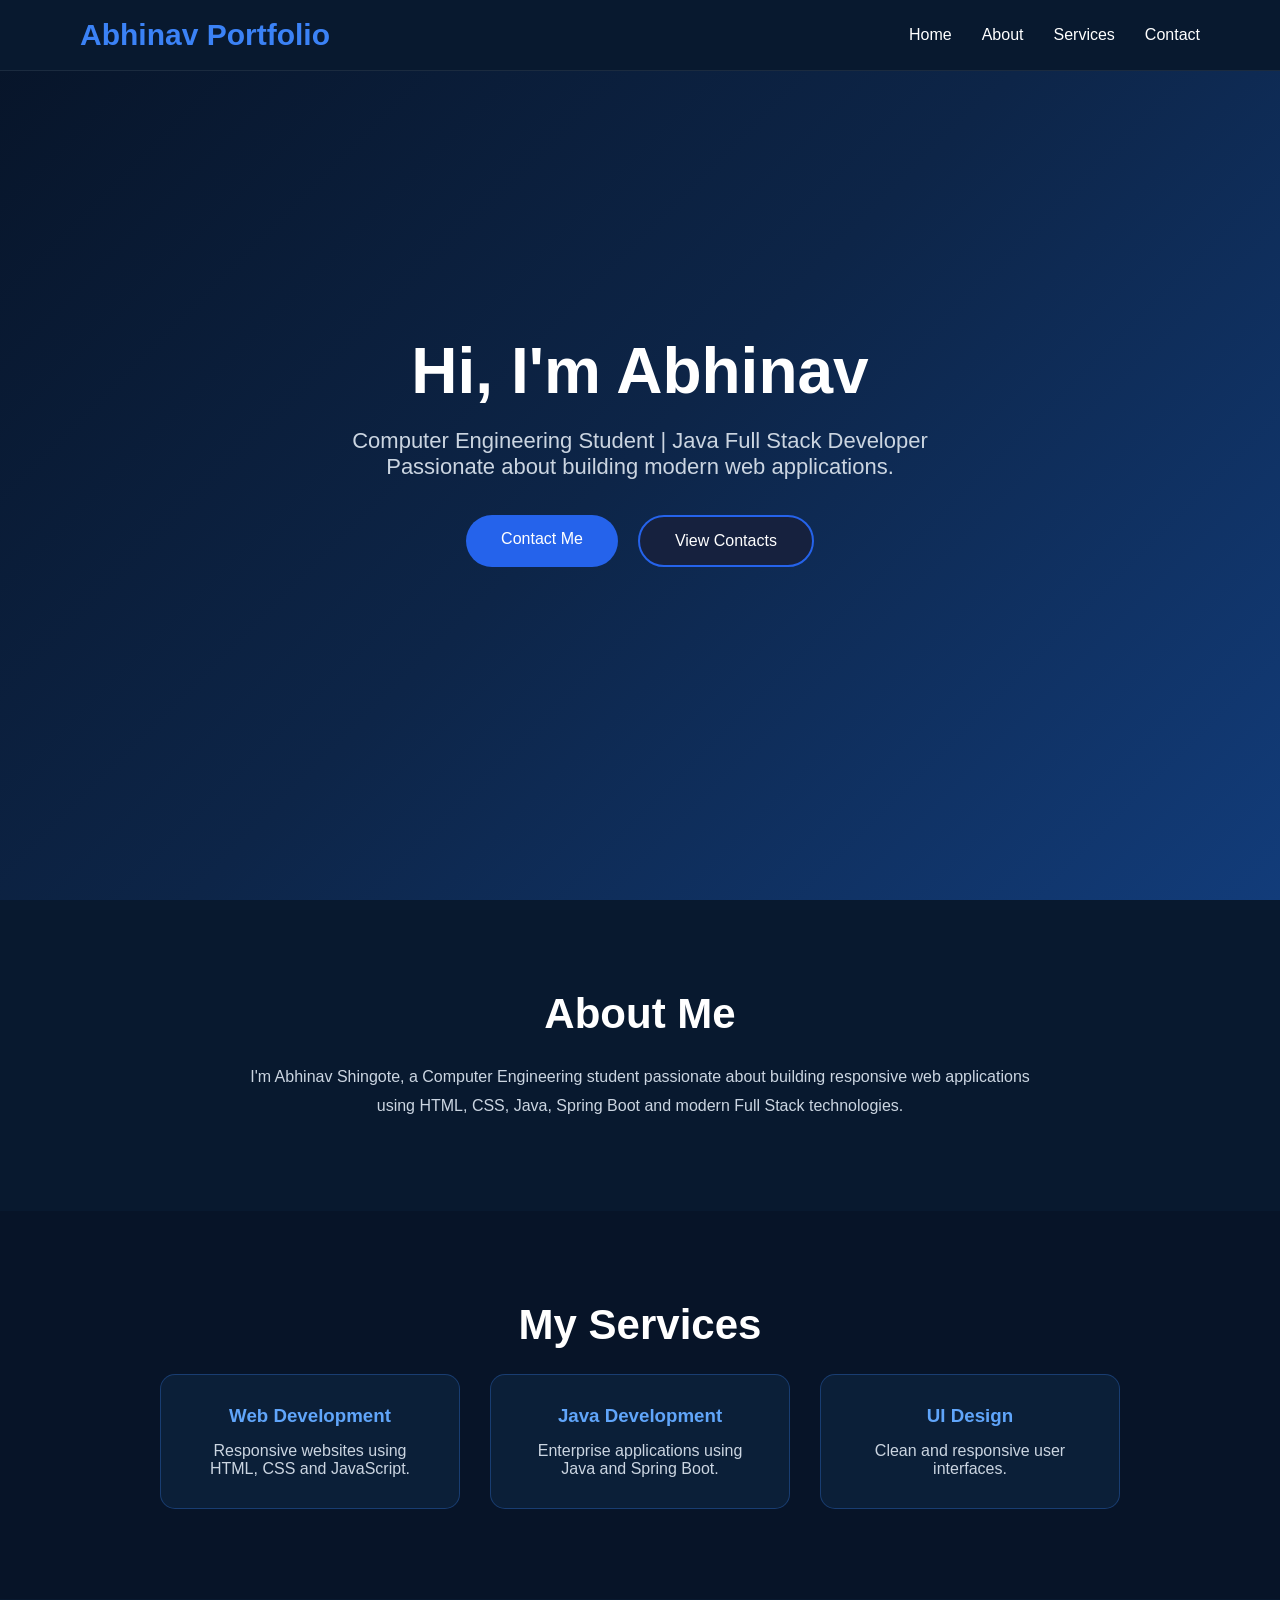
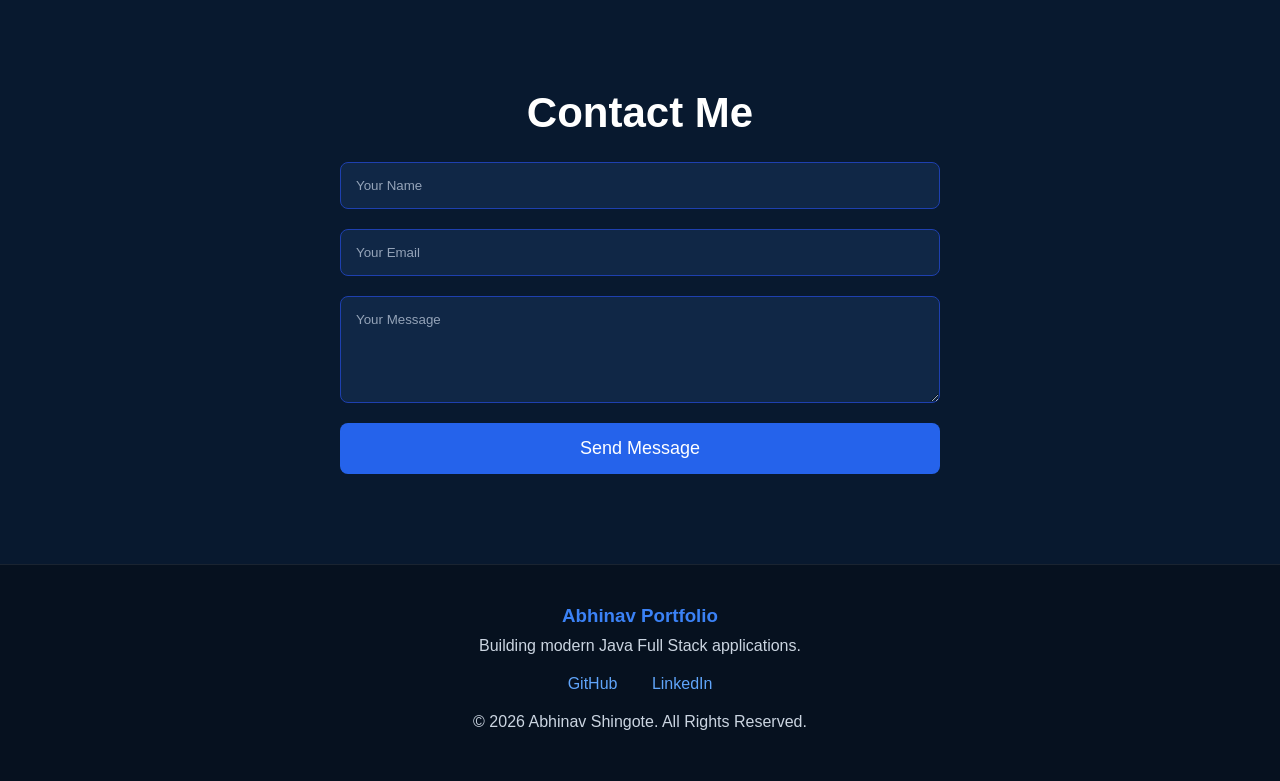
<file: src/main/resources/static/index.html>
<!DOCTYPE html>
<html lang="en">

<head>

    <meta charset="UTF-8">
    <meta name="viewport" content="width=device-width, initial-scale=1.0">

    <title>Abhinav Portfolio</title>

    <!-- Favicon -->
    <link rel="icon" href="favicon.ico">

    <!-- Google Font -->
    <link rel="preconnect" href="https://fonts.googleapis.com">
    <link rel="preconnect" href="https://fonts.gstatic.com" crossorigin>

    <link href="https://fonts.googleapis.com/css2?family=Poppins:wght@300;400;500;600;700&display=swap"
          rel="stylesheet">

    <link rel="stylesheet" href="style.css">

</head>

<body>

<!-- NAVBAR -->

<header>

    <nav class="navbar">

        <div class="logo">

            Abhinav Portfolio

        </div>

        <ul class="nav-links">

            <li><a href="#home">Home</a></li>

            <li><a href="#about">About</a></li>

            <li><a href="#services">Services</a></li>

            <li><a href="#contact">Contact</a></li>

        </ul>

    </nav>

</header>


<!-- HERO -->

<section id="home" class="hero">

    <div class="hero-content">

        <h1>

            Hi, I'm Abhinav

        </h1>

        <p>

            Computer Engineering Student | Java Full Stack Developer <br>
            Passionate about building modern web applications.

        </p>
        <div class="hero-buttons">

            <a href="#contact" class="btn">

                Contact Me

            </a>

            <a href="contacts.html" class="btn secondary-btn">

                View Contacts

            </a>

        </div>


    </div>

</section>



<!-- ABOUT -->

<section id="about" class="about">

    <h2>

        About Me

    </h2>

    <p>

        I'm Abhinav Shingote, a Computer Engineering student passionate
        about building responsive web applications using HTML, CSS,
        Java, Spring Boot and modern Full Stack technologies.

    </p>

</section>



<!-- SERVICES -->

<section id="services" class="services">

    <h2>

        My Services

    </h2>

    <div class="service-container">

        <div class="card">

            <h3>

                Web Development

            </h3>

            <p>

                Responsive websites using HTML, CSS and JavaScript.

            </p>

        </div>


        <div class="card">

            <h3>

                Java Development

            </h3>

            <p>

                Enterprise applications using Java and Spring Boot.

            </p>

        </div>



        <div class="card">

            <h3>

                UI Design

            </h3>

            <p>

                Clean and responsive user interfaces.

            </p>

        </div>

    </div>

</section>




<!-- CONTACT -->

<section id="contact" class="contact">

    <h2>

        Contact Me

    </h2>

    <form action="/contact" method="post">

        <input
                type="text"
                name="name"
                placeholder="Your Name"
                required>


        <input
                type="email"
                name="email"
                placeholder="Your Email"
                required>


        <textarea
                name="message"
                rows="5"
                placeholder="Your Message"
                required></textarea>


        <button type="submit">

            Send Message

        </button>

    </form>

</section>




<!-- FOOTER -->

<footer>

    <h3>

        Abhinav Portfolio

    </h3>

    <p>

        Building modern Java Full Stack applications.

    </p>

    <div class="social-links">

        <a href="https://github.com/AbhinavShingote"
           target="_blank">

            GitHub

        </a>

        <a href="https://www.linkedin.com/in/abhinav-shingote/"
           target="_blank">

            LinkedIn

        </a>

    </div>

    <p>

        © 2026 Abhinav Shingote. All Rights Reserved.

    </p>

</footer>

</body>

</html>
</file>
<file: src/main/resources/static/style.css>
*{
    margin:0;
    padding:0;
    box-sizing:border-box;
    scroll-behavior:smooth;
    font-family:Segoe UI, sans-serif;
}

body{

    background:#071428;
    color:white;
}

/* NAVBAR */

.navbar{

    position:fixed;
    top:0;
    width:100%;

    display:flex;
    justify-content:space-between;
    align-items:center;

    padding:18px 80px;

    background:#08192f;

    border-bottom:1px solid rgba(255,255,255,.08);

    z-index:1000;
}

.logo{

    font-size:30px;
    font-weight:bold;

    color:#3b82f6;
}

.nav-links{

    display:flex;
    list-style:none;
}

.nav-links li{

    margin-left:30px;
}

.nav-links a{

    text-decoration:none;
    color:white;
    transition:.3s;
}

.nav-links a:hover{

    color:#3b82f6;
}

/* HERO */

.hero{

    height:100vh;

    display:flex;

    justify-content:center;

    align-items:center;

    text-align:center;

    background:linear-gradient(135deg,#071428,#0d2548,#123c7a);

}

.hero-content h1{

    font-size:64px;

    margin-bottom:20px;
}

.hero-content p{

    color:#cbd5e1;

    font-size:22px;

    margin-bottom:35px;
}

.btn{

    display:inline-block;

    padding:15px 35px;

    background:#2563eb;

    color:white;

    text-decoration:none;

    border-radius:30px;

    transition:.3s;
}

.btn:hover{

    background:#1d4ed8;

    transform:translateY(-3px);
}

/* COMMON SECTION */

.about,
.services,
.contact{

    padding:90px 80px;

    text-align:center;
}

.about{

    background:#08192f;
}

.services{

    background:#071428;
}

.contact{

    background:#08192f;
}

.about h2,
.services h2,
.contact h2{

    font-size:42px;

    margin-bottom:25px;

    color:white;
}

.about p{

    max-width:800px;

    margin:auto;

    color:#cbd5e1;

    line-height:1.8;
}

/* SERVICES */

.service-container{

    display:flex;

    justify-content:center;

    gap:30px;

    flex-wrap:wrap;
}

.card{

    width:300px;

    background:#0b1f38;

    padding:30px;

    border-radius:15px;

    border:1px solid rgba(59,130,246,.3);

    transition:.3s;
}

.card:hover{

    transform:translateY(-8px);

    border-color:#3b82f6;
}

.card h3{

    color:#60a5fa;

    margin-bottom:15px;
}

.card p{

    color:#cbd5e1;
}

/* FORM */

form{

    max-width:600px;

    margin:auto;

    display:flex;

    flex-direction:column;
}

input,
textarea{

    background:#102746;

    color:white;

    border:1px solid #1e40af;

    padding:15px;

    margin-bottom:20px;

    border-radius:8px;
}

input::placeholder,
textarea::placeholder{

    color:#94a3b8;
}

button{

    padding:15px;

    background:#2563eb;

    color:white;

    border:none;

    border-radius:8px;

    cursor:pointer;

    font-size:18px;

    transition:.3s;
}

button:hover{

    background:#1d4ed8;
}

/* FOOTER */

footer{

    background:#06111f;

    text-align:center;

    padding:40px 20px;

    border-top:1px solid rgba(255,255,255,.08);
}

footer h3{

    color:#3b82f6;

    margin-bottom:10px;
}

footer p{

    color:#cbd5e1;

    margin:10px 0;
}

.social-links{

    margin:20px 0;
}

.social-links a{

    color:#60a5fa;

    text-decoration:none;

    margin:0 15px;
}

.social-links a:hover{

    color:white;
}

/* RESPONSIVE */

@media(max-width:768px){

    .navbar{

        flex-direction:column;

        padding:20px;
    }

    .nav-links{

        margin-top:15px;

        flex-direction:column;
    }

    .nav-links li{

        margin:10px 0;
    }

    .hero-content h1{

        font-size:42px;
    }

    .hero-content p{

        font-size:18px;
    }

    .about,
    .services,
    .contact{

        padding:60px 20px;
    }

}
/* ==============================
   CONTACT DASHBOARD
============================== */

.dashboard{
    width:90%;
    margin:50px auto;
    text-align:center;
}

.dashboard h1{
    color:#ffffff;
    margin-bottom:10px;
}

.dashboard p{
    color:#cbd5e1;
    margin-bottom:30px;
}

#contactsTable{
    width:100%;
    border-collapse:collapse;
    margin:auto;
    overflow:hidden;
    border-radius:12px;
    background:#16213e;
    box-shadow:0 8px 20px rgba(0,0,0,0.35);
}

#contactsTable thead{
    background:#2563eb;
}

#contactsTable th{
    color:white;
    padding:16px;
    font-size:17px;
}

#contactsTable td{
    padding:15px;
    color:white;
    border-bottom:1px solid #2d3e63;
}

#contactsTable tbody tr:nth-child(even){
    background:#1b2b4b;
}

#contactsTable tbody tr:hover{
    background:#2563eb;
    transition:0.3s;
}

/* Hero Buttons */

.hero-buttons{
    display:flex;
    justify-content:center;
    gap:20px;
    margin-top:30px;
    flex-wrap:wrap;
}

.secondary-btn{
    background:#16213e;
    color:white;
    border:2px solid #2563eb;
}

.secondary-btn:hover{
    background:#2563eb;
    color:white;
}

/* Dashboard Buttons */

.dashboard-buttons{

    display:flex;

    justify-content:center;

    gap:20px;

    margin-bottom:30px;

    flex-wrap:wrap;

}
</file>
